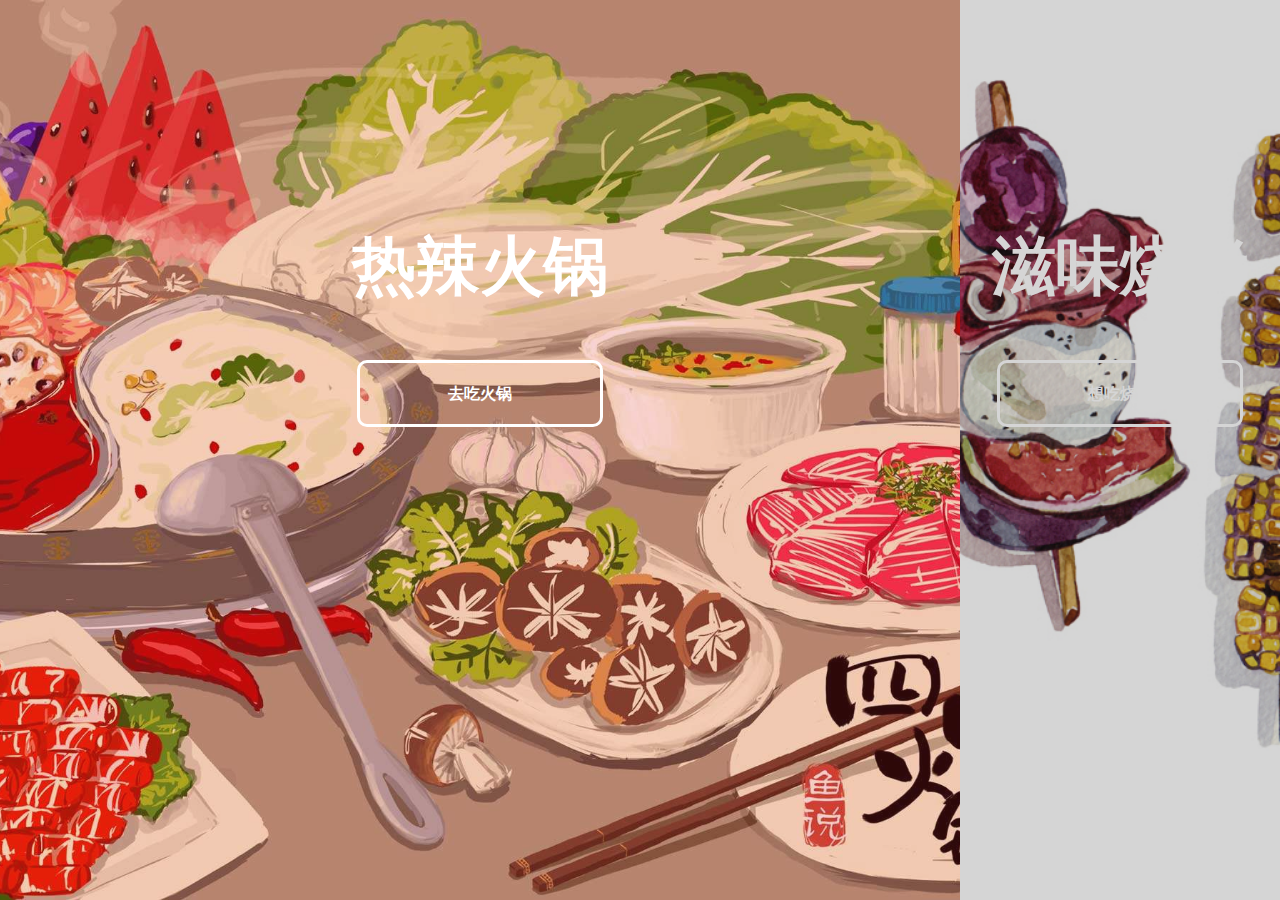
<file: 分割登录设计/index.html>
<!DOCTYPE html>
<html lang="en">
<head>
    <meta charset="UTF-8">
    <meta name="viewport" content="width=device-width, initial-scale=1.0">
    <meta http-equiv="X-UA-Compatible" content="ie=edge">
    <link rel="stylesheet" href="style.css">
    <title>Split Landing Page</title>
</head>
<body>
    <div class="container">
        <div class="split left">
            <h1>热辣火锅</h1>
            <a href="#" class="button">去吃火锅</a>
        </div>
        <div class="split right">
            <h1>滋味烧烤</h1>
            <a href="#" class="button">想吃烧烤</a>
        </div>
    </div>
    <script src="main.js"></script>
</body>
</html>
</file>
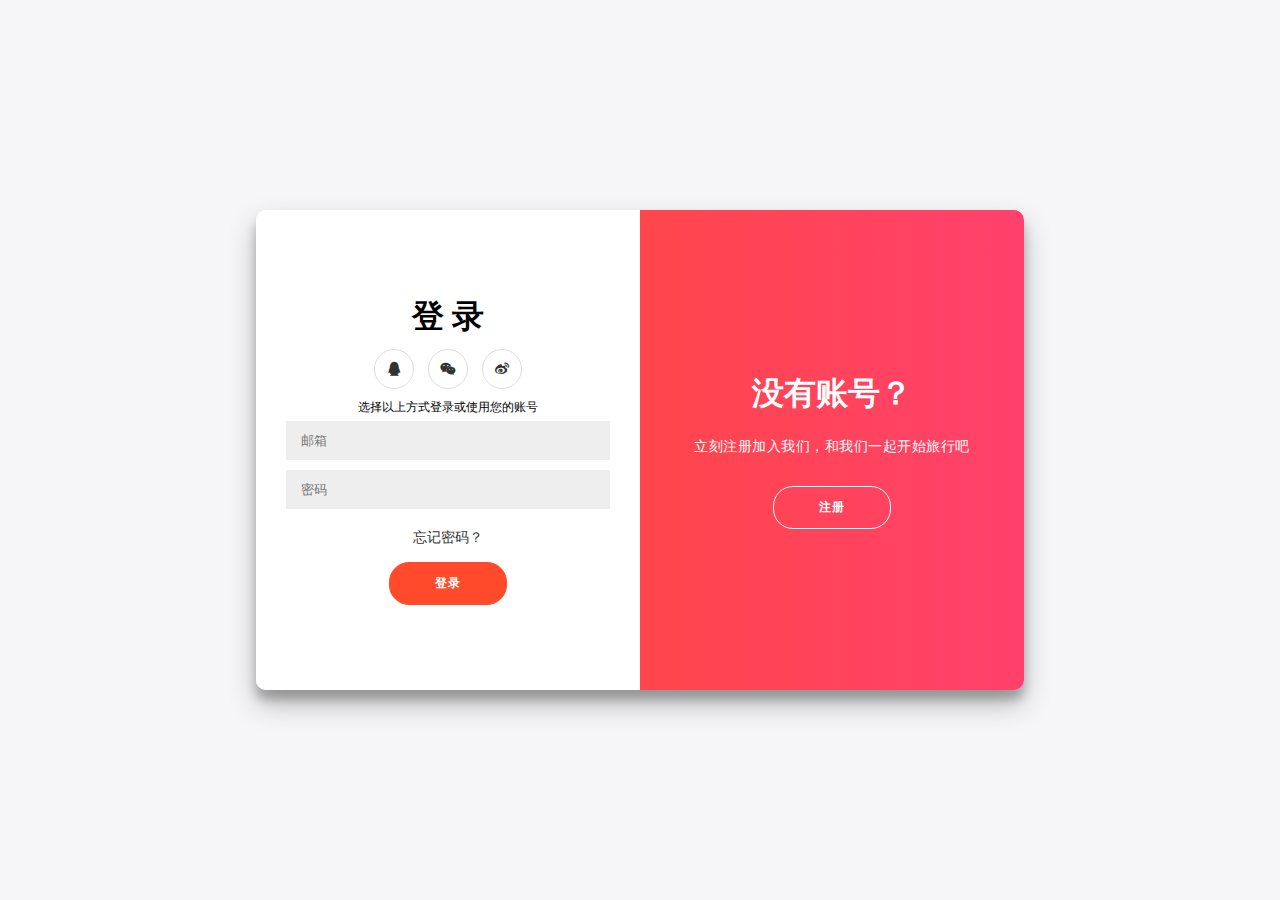
<file: 滑动登录设计/index.html>
<!DOCTYPE html>
<html lang="en">
<head>
    <meta charset="UTF-8">
    <meta name="viewport" content="width=device-width, initial-scale=1.0">
    <link rel="stylesheet" href="style.css">
    <link href="https://cdn.bootcss.com/font-awesome/5.11.2/css/all.min.css" rel="stylesheet">
    <meta http-equiv="X-UA-Compatible" content="ie=edge">
    <title>Sliding Sing Up</title>
</head>
<body>
    <div class="con" id="con">
        <div class="from-con sight-up">
            <form action="#">
                <h1>注 册</h1>
                <div class="social-con">
                    <a href="#" class="social"><i class="fab fa-qq"></i></a>
                    <a href="#" class="social"><i class="fab fa-weixin"></i></a>
                    <a href="#" class="social"><i class="fab fa-weibo"></i></a>
                </div>
                <span>选择以上方式登录或使用您的账号</span>
                <input type="text" placeholder="姓名">
                <input type="email" placeholder="邮箱">
                <input type="password" placeholder="密码">
                <button>注册</button>
            </form>
        </div>
        <div class="from-con sight-in">
            <form action="#">
                <h1>登 录</h1>
                <div class="social-con">
                    <a href="#" class="social"><i class="fab fa-qq"></i></a>
                    <a href="#" class="social"><i class="fab fa-weixin"></i></a>
                    <a href="#" class="social"><i class="fab fa-weibo"></i></a>
                </div>
                <span>选择以上方式登录或使用您的账号</span>
                <input type="email" placeholder="邮箱">
                <input type="password" placeholder="密码">
                <a href="#">忘记密码？</a>
                <button>登录</button>
            </form>
        </div>
        <div class="overlay-con">
            <div class="overlay">
                <div class="overlay-panel overlay-left">
                <h1>已有账号？</h1>
                <p>请使用您的账号进行登录</p>
                <button class="ghost" id="signIn">登录</button>
                </div>
                <div class="overlay-panel overlay-right">
                <h1>没有账号？</h1>
                <p>立刻注册加入我们，和我们一起开始旅行吧</p>
                <button class="ghost" id="signUp">注册</button>
                </div>
            </div>
        </div>
    </div>
    <script src="main.js"></script>
</body>
</html>
</file>
<file: 分割登录设计/style.css>
:root{
    --container-bg-color:#333;
    --left-bg-color:rgba(223,39,39,0.2);
    --left-button-hover-color:rgba(161,11,11,0.3);
    --right-bg-color:rgba(43,43,43,0.2);
    --right-button-hover-color:rgba(92,92,92,0.3);
    --hover-width:75%;
    --other-width:25%;
    --speed:1000ms;
}
html,body{
    padding: 0;
    margin: 0;
    font-family: 'Franklin Gothic Medium', 'Arial Narrow', Arial, sans-serif;
    width: 100%;
    height: 100%;
    overflow-x: hidden;
}
h1{
    font-size: 4rem;
    color: #fff;
    position: absolute;
    left: 50%;
    top: 20%;
    transform: translateX(-50%);
    white-space: nowrap;
}

.button{
    display: block;
    position: absolute;
    left: 50%;
    top: 40%;
    height: 2.5rem;
    padding-top: 1.3rem;
    width: 15rem;
    text-align: center;
    color: #fff;
    border: #fff solid 0.2rem;
    font-size: 1rem;
    font-weight: bold;      
    text-decoration: none;
    transform: translateX(-50%);
    border-radius: 10px;
    
}
.container{
    position: relative;
    height: 100%;
    width: 100%;
    background:var(--container-bg-color) 
}
.split{
    position: absolute;
    width: 50%;
    height: 100%;
    overflow: hidden;
}

.split.left{
    left: 0;
    background: url('img/hot-pot.jpeg') no-repeat center center/cover;
}
.split.left::before{
    content: '';
    position: absolute;
    width: 100%;
    height: 100%;
    background: var(--left-bg-color);
}
.split.right{
    right: 0;
    background: url('img/barbecue.jpeg') no-repeat center center/cover;
}
.split.right::before{
    content: '';
    position: absolute;
    width: 100%;
    height: 100%;
    background: var(--right-bg-color);
}

.hover-left .left{
    width: var(--hover-width);
}
.hover-left .right{
    width: var(--other-width);
}

.hover-left .right::before{
    z-index: 2;
}

.hover-right .right{
    width: var(--hover-width);
}
.hover-right .left {
    width: var(--other-width);
}
.hover-right .left::before{
    z-index: 2;
}
.split.left, .split.right, .split.right::before,
.split.left::before{
    transition: all var(--speed) ease-in-out;
}

.split.left .button:hover{
    background-color: var(--left-button-hover-color);
    border-color: var(--left-button-hover-color);
}
.split.right .button:hover{
    background-color: var(--right-button-hover-color);
    border-color: var(--right-button-hover-color);
}
@media(max-width: 800px){
    h1{
        font-size: 3rem;
    }
    .button{
        width: 12rem;
    }
}
@media(max-height: 700px){

    .button{
        width: 70%;
    }
}
</file>
<file: 滑动登录设计/style.css>
/* reset */
*{
    margin: 0;
    padding: 0;
    box-sizing: border-box;
}
body{
    font-family: Arial, Helvetica, sans-serif;
    background: #f6f5f7;
    display: flex;
    flex-direction: column;
    justify-content: center;
    align-items: center;
    height: 100vh;
}
h1{
    font-weight: bold;/* 字体加粗 */
    margin: 0;
}
p{
    font-size: 14px;
    font-weight: 100;
    line-height: 20px;/* 行高 */
    letter-spacing: 0.5px;/* 字体间距 */
    margin: 20px 0 30px;
}
span{
    font-size: 12px;
}
a{
    color: #333;
    font-size: 14px;
    text-decoration: none;
    margin: 15px 0;
}
/* con */
.con{
    background: #fff;
    border-radius: 10px;
    box-shadow: 0 14px 28px rgba(0, 0,0, 0.25),0 10px 10px rgba(0, 0,0, 0.22);/* 水平阴影 垂直阴影 模糊距离 */
    position: relative;/* 相对定位 */
    overflow: hidden;/* 不出现滚动条 */
    width: 768px;
    max-width: 100%;/* 弹性宽度 */
    min-height: 480px;
}
.from-con form{
    background-color: #fff;
    display: flex;
    flex-direction: column;
    padding: 0 30px;
    height: 100%;
    justify-content: center;
    align-items: center;
    text-align: center;
}
.social-con{
    margin: 10px 0;
    
}
.social-con a{
    border: 1px solid #ddd;
    border-radius: 50%;
    display: inline-flex;
    justify-content: center;
    align-items: center;
    margin: 0 5px;
    height: 40px;
    width: 40px;
}
.from-con input{
    background: #eee;
    border: none;
    padding: 12px 15px;
    margin: 5px 0;
    width: 100%;
}
button{
    border-radius: 20px;
    border: 1px solid #ff4b2b;
    background: #ff4b2b;
    color: #fff;
    font-size: 12px;
    font-weight: bold;
    padding: 12px 45px;
    letter-spacing: 1px;/* 字间距 */
    transition: transform 80ms ease-in;/*  过渡  ease-in为过渡曲线 */
}
button:active{
    transform: scale(0.95);
}
button:focus{
    outline: none;
}
button.ghost{
    background: transparent;/*  透明 */
    border-color: #fff;
}
.from-con{
    position: absolute;
    top: 0;
    height: 100%;
    transition: all 0.6s ease-out;
}
/* sign in */
.sight-in{
    left: 0;
    width: 50%;
    z-index: 2;
}
/* sign up */
.sight-up{
    left: 0;
    width: 50%;
    opacity: 0;
    z-index: 1; /* 层级关系 */
}

/* overlay-con */
.overlay-con{
    position: absolute; /* 设置绝对定位，脱离文档 */
    top: 0;
    left: 50%;
    width: 50%;
    height: 100%;
    overflow: hidden;
    transition: transform 0.6s ease-out;
    z-index: 100;
}
.overlay{
    background: #ff416c;
    background: linear-gradient(to right,#ff4b2b,#ff416c) no-repeat 0 0/cover;/* linear-gradient() 渐变*/
    color: #fff;
    height: 100%;
    width: 200%;
    position: relative;
    left: -100%;    /* 整个页面宽度的一半隐藏在左侧 */
    transform:translateX(0);
    transition: transform 0.6s ease-in-out;
}
.overlay-panel{
    position: absolute;
    top: 0;
    display: flex;
    flex-direction: column;
    justify-content: center;
    align-items: center;
    height: 100%;
    width: 50%;
    padding: 0 40px;
    text-align: center;
    transform:translateX(0);
    transition: transform 0.6s ease-in-out;
}
.overlay-right{
    right: 0;
    transform:translateX(0);
}
.overlay-left{
    transform:translateX(-20%);
}

/* animation */
/* moversign in to the ringht 左侧的页面切换到右侧 */
.con.right-panel-active .sight-in{
    transform:translateX(100%);
}
/* move oveerlay to left */
.con.right-panel-active .overlay-con{
    transform:translateX(-100%);
}

/* bring sign up over sign in */
.con.right-panel-active .sight-up{
    opacity: 1;
    z-index: 5;
    transform:translateX(100%);
}
/* moversign overlay blak to ringht */
.con.right-panel-active .overlay{
    transform:translateX(50%);
}
.con.right-panel-active .overlay-left{
    transform:translateX(0);
}
.con.right-panel-active .overlay-right{
    transform:translateX(20%);
}
</file>
